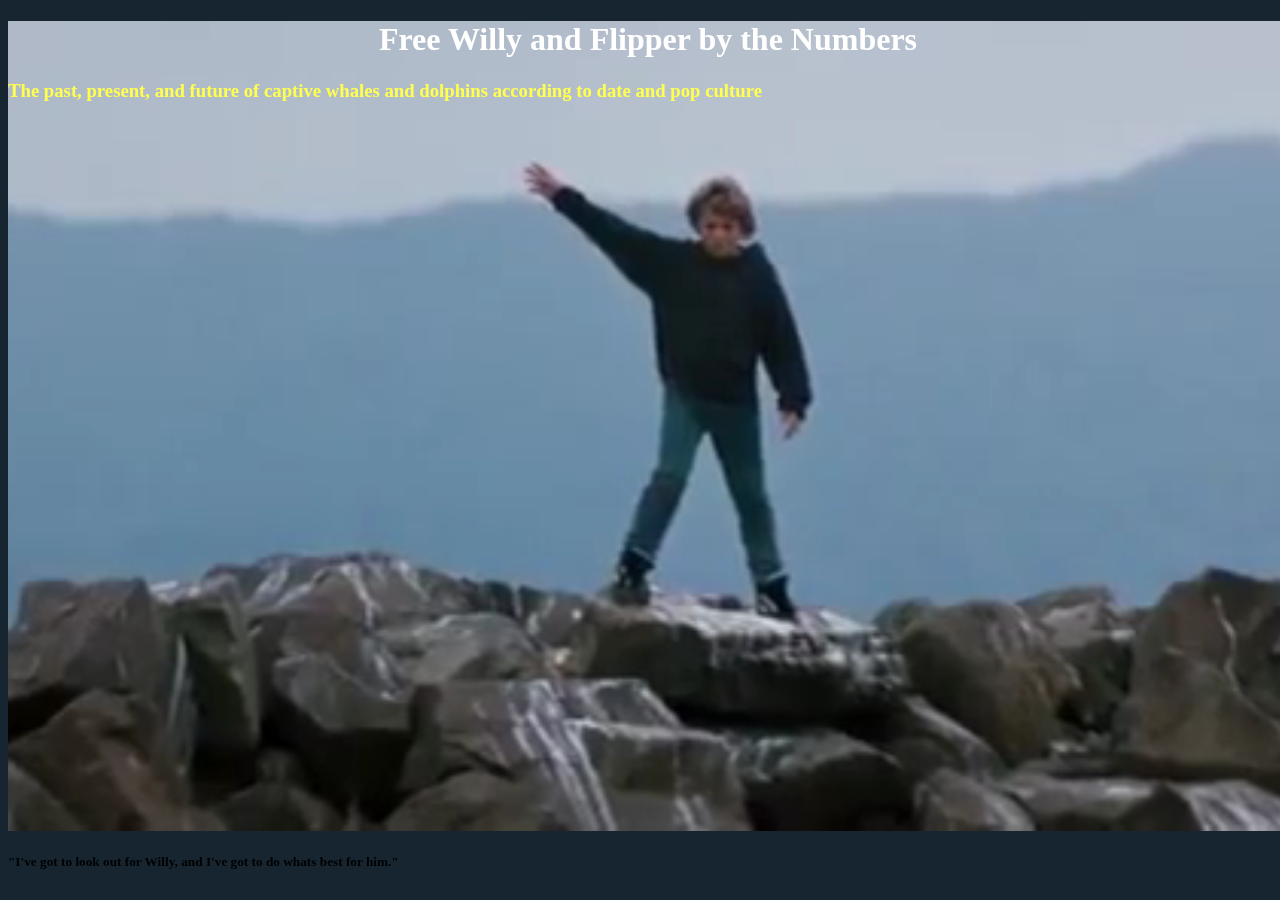
<file: CodeTemplates/CSS/extra_credit_challenge/index.html>
<!DOCTYPE html>
<html>
<head>
    <link href="style.css" rel="stylesheet" />
    <meta name="viewport" content="width=device-width, initial-scale=1" />
    <meta charset="utf-8" />
    <title>Free Willy</title>
</head>

<body>
    <div id="top-panel">
        <video id="background-video" autoplay loop muted poster="https://assets.codepen.io/6093409/river.jpg">
            <source src="willy.mp4" type="video/mp4">
        </video>
        <div id="center_text">
            <h1 class="title">Free Willy and Flipper by the Numbers</h1>
            <h3 class="info_text">The past, present, and future of captive whales and dolphins according to date and pop culture</h3>
        </div>
    </div>

    <h5 class="quote">"I've got to look out for Willy, and I've got to do whats best for him."</h5>
</body>
</html>
</file>
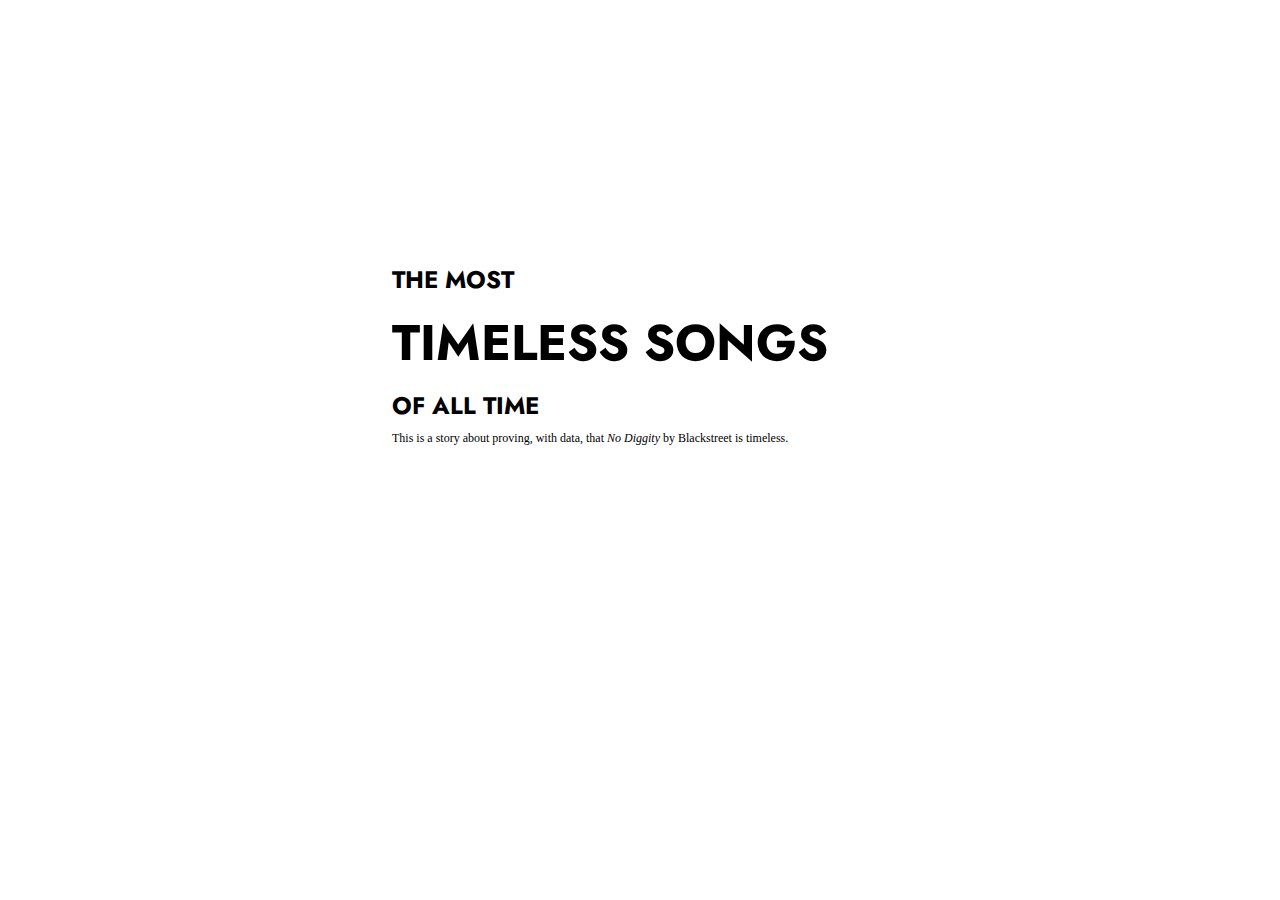
<file: CodeTemplates/CSS/main/index.html>
﻿<!DOCTYPE html>

<html lang="en" xmlns="http://www.w3.org/1999/xhtml">
<head>
    <meta charset="utf-8" />
    <title></title>
    <link href="style.css" rel="stylesheet" />
    <link rel="preconnect" href="https://fonts.googleapis.com">
    <link rel="preconnect" href="https://fonts.gstatic.com" crossorigin>
    <link href="https://fonts.googleapis.com/css2?family=Jost&display=swap" rel="stylesheet">
    <meta name="viewport" content="width=device-width, initial-scale=1" />
</head>
<body>
    <div id="mainSection">
        <div id="allTitles">
            <h1 class="smallTitle">THE MOST</h1>
            <h1 id="largeTitle">TIMELESS SONGS</h1>
            <h1 class="smallTitle">OF ALL TIME</h1>
        </div>
        <div>
            <p>This is a story about proving, with data, that <i>No Diggity</i> by Blackstreet is timeless.</p>
        </div>
    </div>
</body>
</html>
</file>
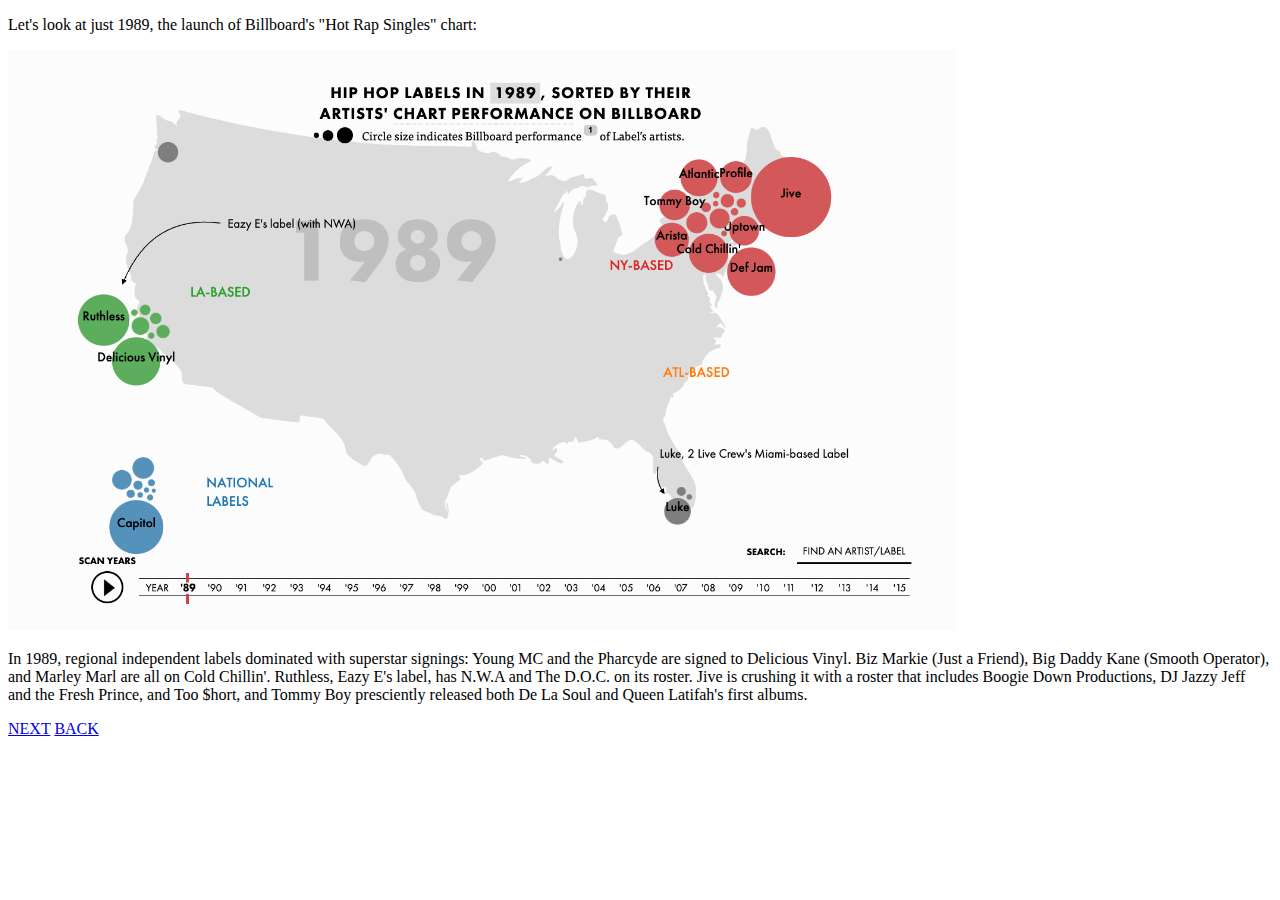
<file: CodeTemplates/HTML/eightynine1.html>
<!DOCTYPE html>
<html>

<body>
    <p>
        Let's look at just 1989, the launch of Billboard's "Hot Rap Singles" chart:
    </p>
        <img src="images/hiphop_labels_by_chart_performance.png" width="75%" height="75%">
    <p>
        In 1989, regional independent labels dominated with superstar signings: Young MC and the Pharcyde are signed to Delicious Vinyl. Biz Markie (Just a Friend), Big Daddy Kane (Smooth Operator), and Marley Marl are all on Cold Chillin'. Ruthless, Eazy E's label, has N.W.A and The D.O.C. on its roster. Jive is crushing it with a roster that includes Boogie Down Productions, DJ Jazzy Jeff and the Fresh Prince, and Too $hort, and Tommy Boy presciently released both De La Soul and Queen Latifah's first albums.
    </p>

    <a href="eightynine2.html">NEXT</a> <a href="index.html">BACK</a>
</body>

</html>
</file>
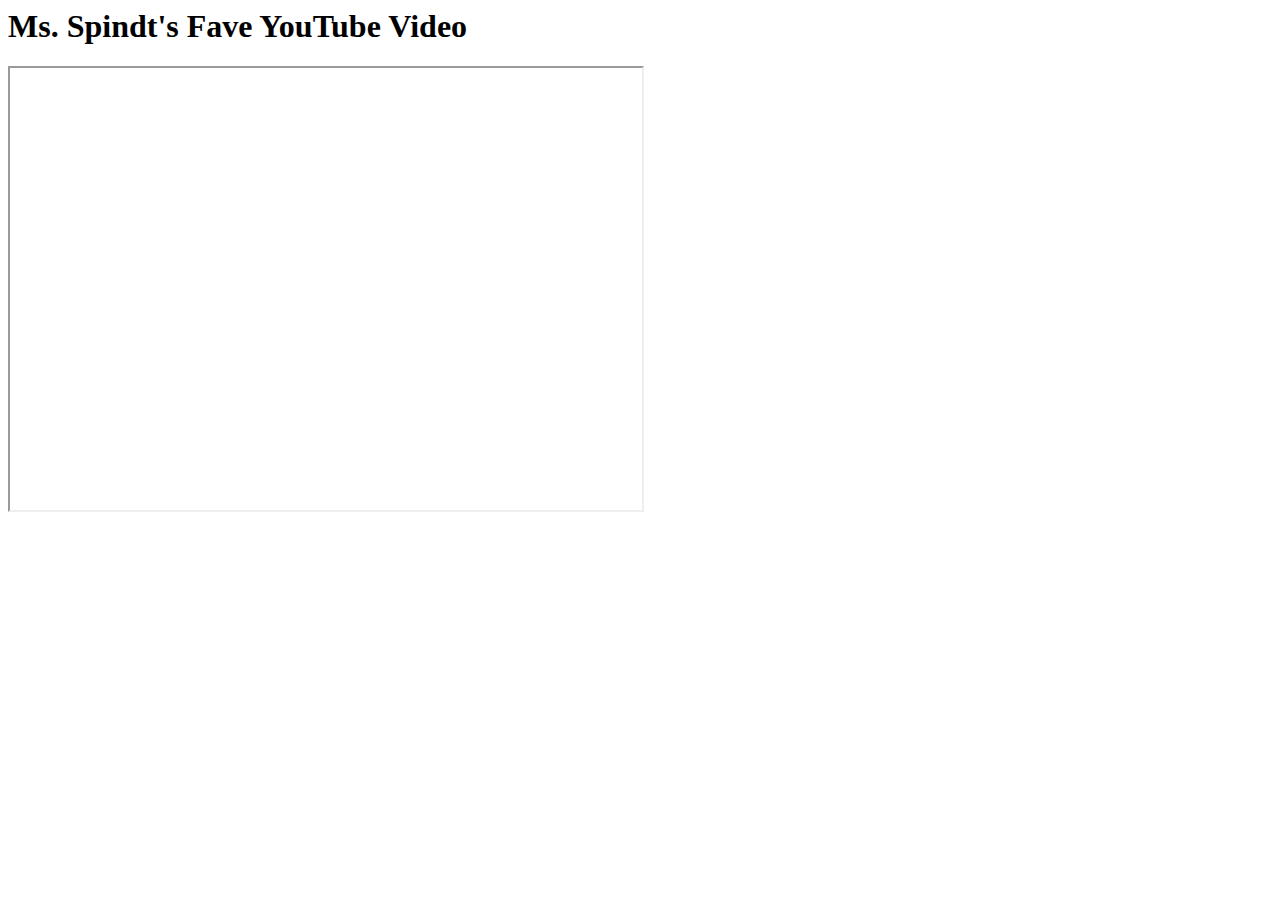
<file: CodeTemplates/HTML/test.html>
<html>
<head>
     <title>Grape Lady</title>
</head>

<body>
     <h1>Ms. Spindt's Fave YouTube Video</h1>
     <iframe width = "50%" height = "50%"
        src = "https://www.youtube.com/watch?v=STbhaqsBJB0">
     </iframe>
     
</body>
</html>
</file>
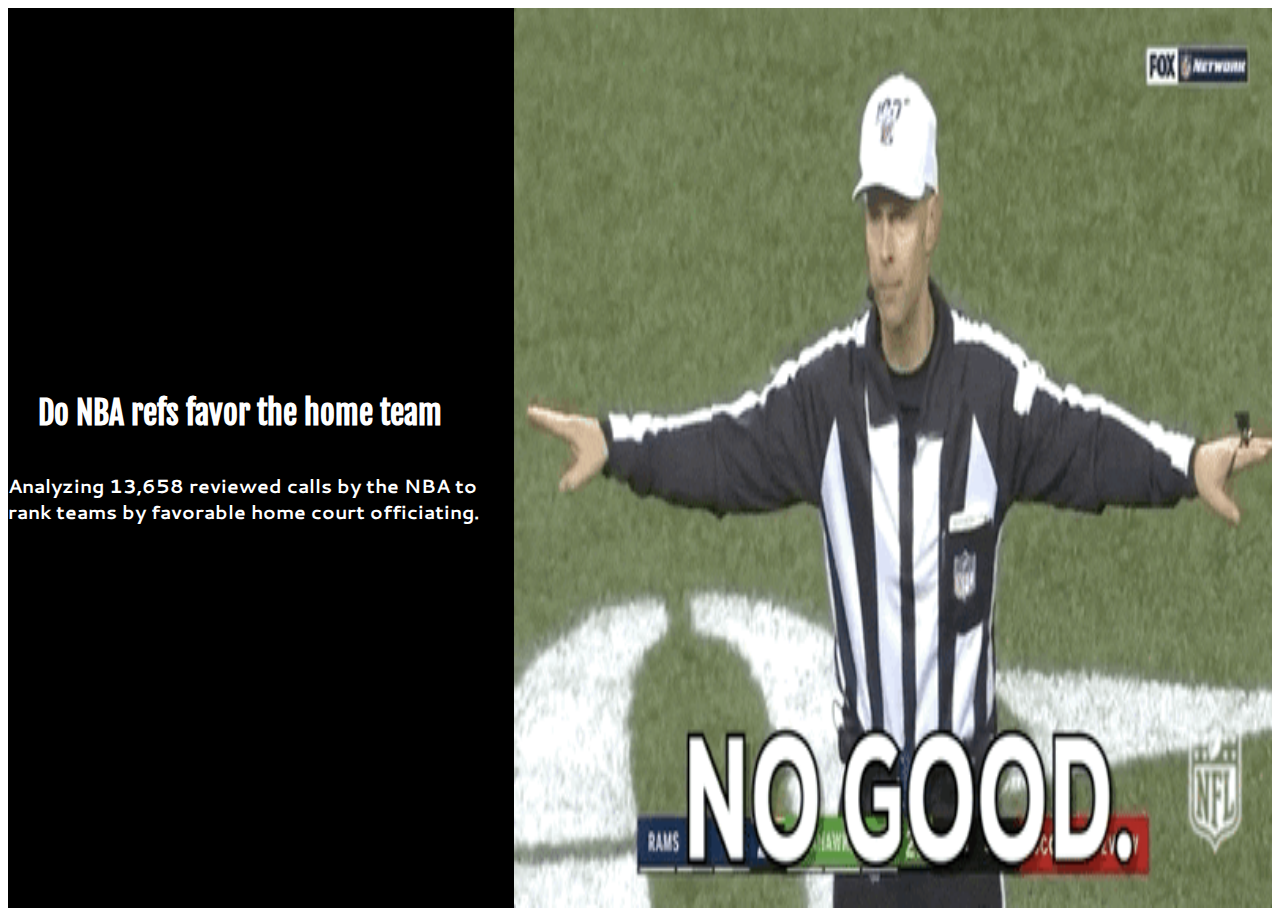
<file: CodeTemplates/CSS/nba/nba.html>
<!DOCTYPE html>
<html>
<head>
    <meta charset="utf-8" />
    <title></title>
    <link href="nbaStyle.css" rel="stylesheet" />
    <link rel="preconnect" href="https://fonts.googleapis.com">
    <link rel="preconnect" href="https://fonts.gstatic.com" crossorigin>
    <link href="https://fonts.googleapis.com/css2?family=Cantarell&family=Fjalla+One&display=swap" rel="stylesheet">
    <meta name="viewport" content="width=device-width, initial-scale=1" />
</head>

<body>
    <div id="landing">
        <div id="left_panel">
            <h1 class="title">Do NBA refs favor the home team</h1>
            <h3 class="header">Analyzing 13,658 reviewed calls by the NBA to rank teams by favorable home court officiating.</h3>
        </div>

        <div id="right_panel">
            <img src="giphy.gif" alt="">
        </div>
    </div>
</body>
</html>
</file>
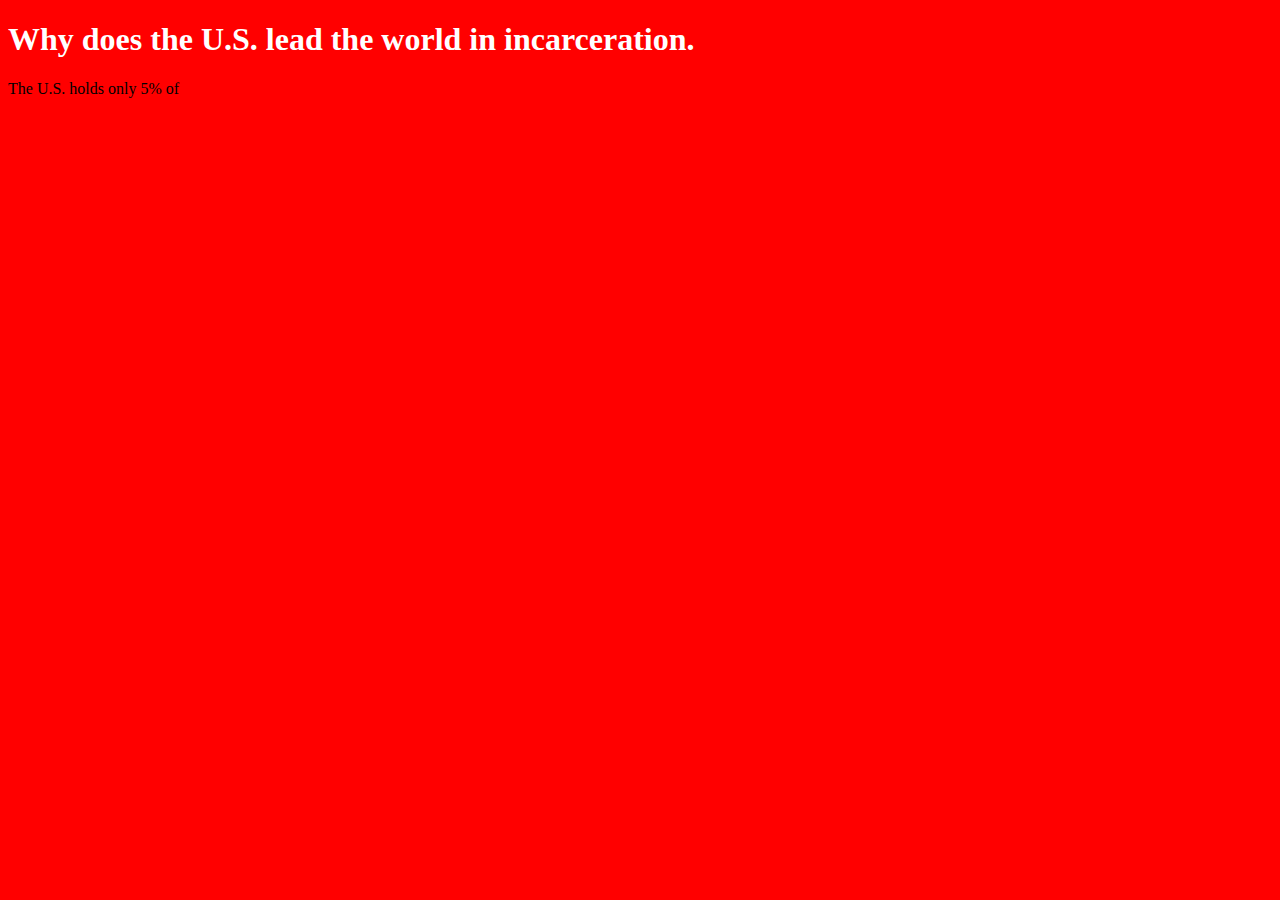
<file: CodeTemplates/CSS/prison/prison.html>
<!DOCTYPE html>
<html lang="en">
<head>
    <meta charset="utf-8">
    <meta name="viewport" content="width=device-width, initial-scale=1">
    <title></title>
    <link rel="stylesheet" href="prisonStyle.css"/>
</head>

<body>
    <div id="title">
        <h1>
            Why does the U.S. lead the world in incarceration.
        </h1>
    </div>
    

    <p>
        The U.S. holds only 5% of 
    </p>


</body>

</html>
</file>
<file: CodeTemplates/CSS/extra_credit_challenge/style.css>
/*https://drive.google.com/file/d/1Msa-HDVrkkpM6ua0fPeIvp2ChY7iqzDf/view*/
body
{
    background-color: rgb(22, 37, 48);
}

#background-video
{
    width:100vw;
    height:90vh;
    object-fit: cover;
    position: fixed;
    z-index: -1;
}

#top-panel
{
    width:100vw;
    height:90vh;
}

.title
{
    color: white;
    text-align: center;
}

.info_text
{
    color: rgb(255, 255, 80);
    justify-content: center;
}
</file>
<file: CodeTemplates/CSS/main/style.css>
﻿html{
    font-size: 12px;
}
#largeTitle
{
    font-size: 50px;
}
#allTitles {
    margin-top: 30vh;
    font-family: 'Jost', sans-serif;
    line-height: 0.8;
}
#mainSection
{
    margin-left: 30vw;
    margin-right: 30vw;
}
</file>
<file: CodeTemplates/CSS/nba/nbaStyle.css>
@media screen and (min-width: 413px) {
    .title
    {
        font-family: Fjalla One;
        padding-left: 30px;
        padding-right: 30px
    }

    .header
    {
        font-family: Cantarell;
    }

    #left_panel
    {
        color: white;
        width: 40vw;
        display: flex;
        flex-direction: column;
        justify-content: center;
        height: 100vh;
        background-color: black;

    }

    #right_panel
    {
        float: right;
        width: 60vw;
    }

    #landing
    {
        display: flex;
    }

    img
    {
        width: 100%;
        height: 100%;
    }
}

@media screen and (max-width: 412px) {
    #left
    {
        height: 100vh;
        width: 100vw;
    }
}
</file>
<file: CodeTemplates/CSS/prison/prisonStyle.css>
body
{
    background-color: red;
}
#title
{
    color: white;
}

@media only screen and (max-width: 380px) {
    p{
        margin-left: 30px;
        margin-right: 30px;
    }
}
</file>
